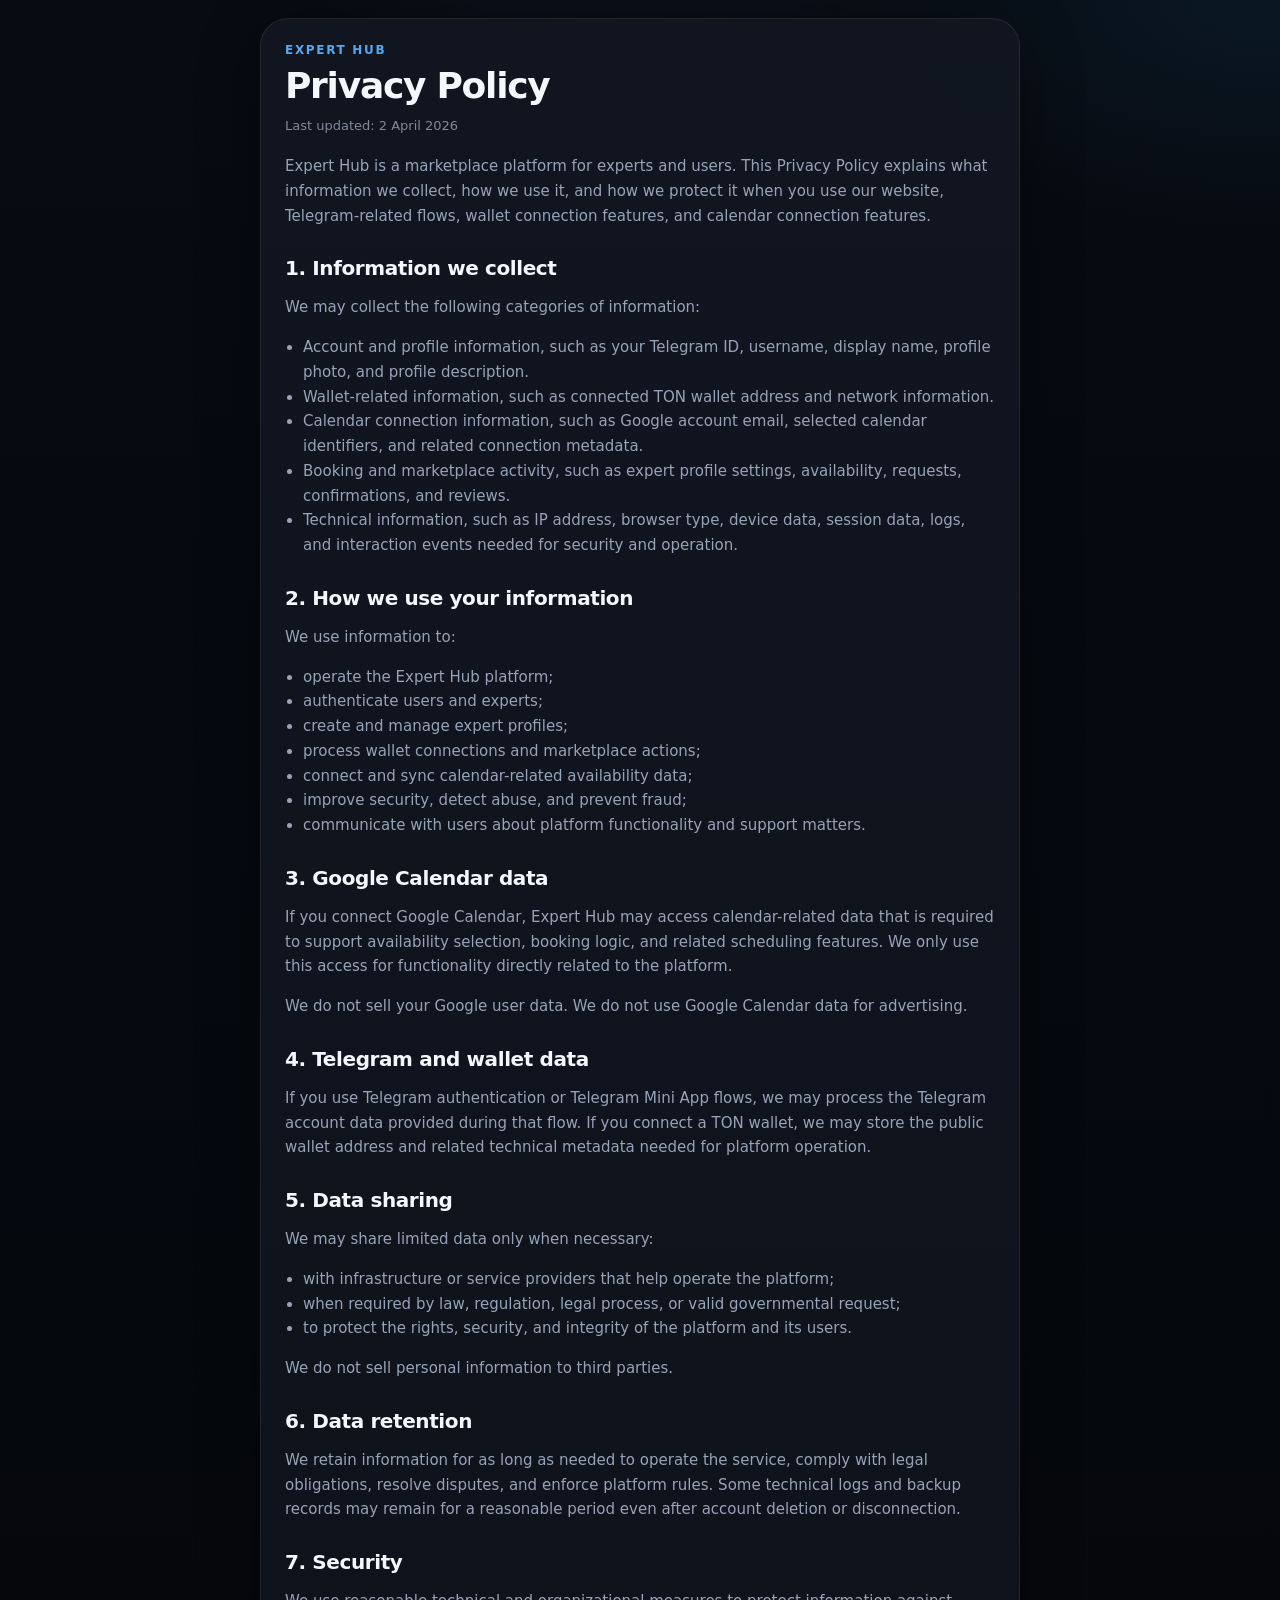
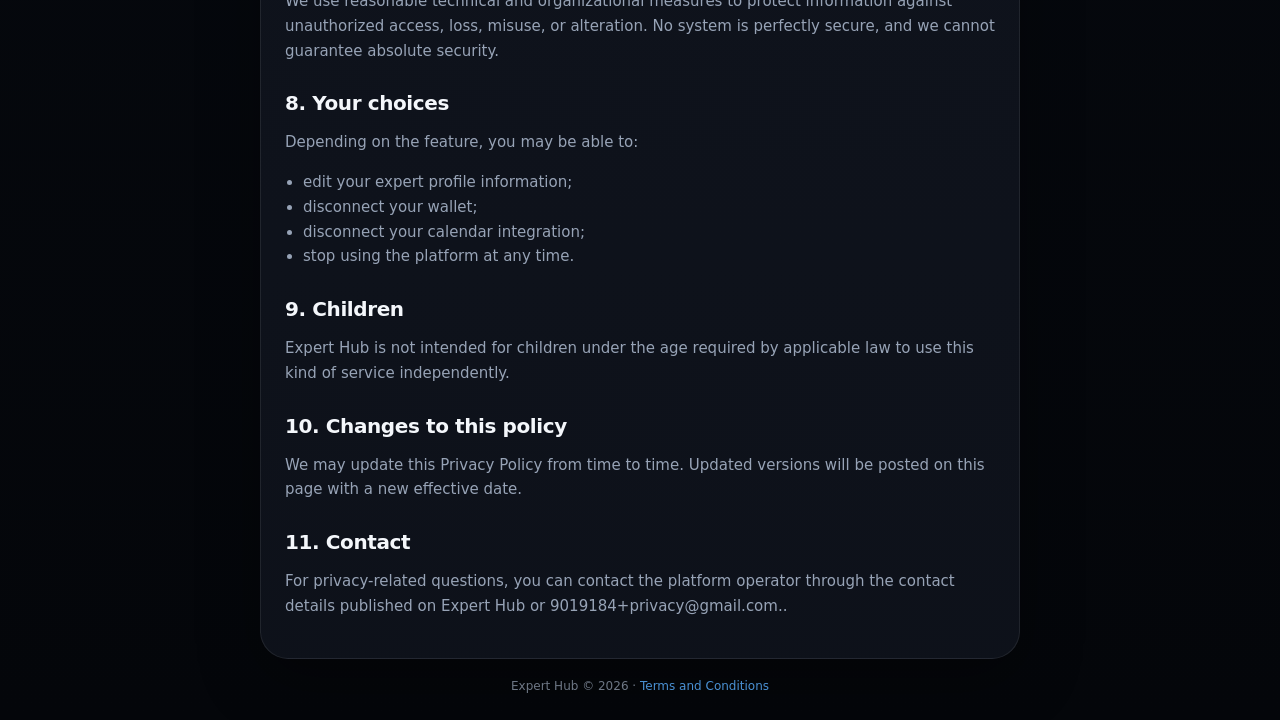
<file: public/privacy.html>
<!doctype html>
<html lang="en">
<head>
    <meta charset="utf-8"/>
    <meta name="viewport" content="width=device-width, initial-scale=1,  maximum-scale=1, user-scalable=no, viewport-fit=cover"/>
    <title>Privacy Policy — Expert Hub</title>

    <style>
        :root {
            --bg: #05070b;
            --bg-2: #0b0f16;
            --panel: rgba(18, 23, 34, 0.92);
            --panel-2: rgba(14, 18, 27, 0.96);
            --line: rgba(255, 255, 255, 0.08);
            --text: #f4f7fb;
            --muted: #97a3b6;
            --muted-2: #7f8a9a;
            --accent: #56a8f5;
            --shadow: 0 18px 60px rgba(0, 0, 0, 0.35);
            --radius-xl: 28px;
        }

        * { box-sizing: border-box; }

        html, body {
            margin: 0;
            min-height: 100%;
            background:
                    radial-gradient(1100px 520px at 50% -10%, rgba(86, 168, 245, 0.16), transparent 55%),
                    radial-gradient(900px 460px at 100% 0%, rgba(42, 171, 238, 0.08), transparent 50%),
                    linear-gradient(180deg, #070b12 0%, #04060a 100%);
            color: var(--text);
            font-family: Inter, system-ui, -apple-system, "Segoe UI", Roboto, sans-serif;
            -webkit-font-smoothing: antialiased;
            text-rendering: optimizeLegibility;
        }

        body {
            padding: max(18px, env(safe-area-inset-top)) 16px max(24px, env(safe-area-inset-bottom) + 10px);
        }

        .page {
            width: 100%;
            max-width: 760px;
            margin: 0 auto;
        }

        .panel {
            background: linear-gradient(180deg, var(--panel), var(--panel-2));
            border: 1px solid var(--line);
            border-radius: var(--radius-xl);
            box-shadow: var(--shadow);
            backdrop-filter: blur(12px);
            -webkit-backdrop-filter: blur(12px);
            padding: 24px;
        }

        .eyebrow {
            font-size: 12px;
            font-weight: 700;
            letter-spacing: 0.14em;
            text-transform: uppercase;
            color: var(--accent);
            margin-bottom: 10px;
        }

        h1 {
            margin: 0 0 10px;
            font-size: 36px;
            line-height: 1.05;
            letter-spacing: -0.035em;
            font-weight: 800;
        }

        h2 {
            margin: 28px 0 10px;
            font-size: 20px;
            line-height: 1.2;
            font-weight: 800;
            letter-spacing: -0.02em;
        }

        p, li {
            color: var(--muted);
            font-size: 15px;
            line-height: 1.65;
        }

        ul {
            margin: 10px 0 0 18px;
            padding: 0;
        }

        a {
            color: var(--accent);
            text-decoration: none;
        }

        a:hover {
            text-decoration: underline;
        }

        .top-note {
            margin: 0 0 18px;
            color: var(--muted-2);
            font-size: 13px;
        }

        .footer {
            margin-top: 18px;
            text-align: center;
            color: var(--muted-2);
            font-size: 12px;
            line-height: 1.6;
        }
    </style>
</head>
<body>
<div class="page">
    <div class="panel">
        <div class="eyebrow">Expert Hub</div>
        <h1>Privacy Policy</h1>
        <p class="top-note">Last updated: 2 April 2026</p>

        <p>
            Expert Hub is a marketplace platform for experts and users. This Privacy Policy explains what information
            we collect, how we use it, and how we protect it when you use our website, Telegram-related flows,
            wallet connection features, and calendar connection features.
        </p>

        <h2>1. Information we collect</h2>
        <p>We may collect the following categories of information:</p>
        <ul>
            <li>Account and profile information, such as your Telegram ID, username, display name, profile photo, and profile description.</li>
            <li>Wallet-related information, such as connected TON wallet address and network information.</li>
            <li>Calendar connection information, such as Google account email, selected calendar identifiers, and related connection metadata.</li>
            <li>Booking and marketplace activity, such as expert profile settings, availability, requests, confirmations, and reviews.</li>
            <li>Technical information, such as IP address, browser type, device data, session data, logs, and interaction events needed for security and operation.</li>
        </ul>

        <h2>2. How we use your information</h2>
        <p>We use information to:</p>
        <ul>
            <li>operate the Expert Hub platform;</li>
            <li>authenticate users and experts;</li>
            <li>create and manage expert profiles;</li>
            <li>process wallet connections and marketplace actions;</li>
            <li>connect and sync calendar-related availability data;</li>
            <li>improve security, detect abuse, and prevent fraud;</li>
            <li>communicate with users about platform functionality and support matters.</li>
        </ul>

        <h2>3. Google Calendar data</h2>
        <p>
            If you connect Google Calendar, Expert Hub may access calendar-related data that is required to support
            availability selection, booking logic, and related scheduling features. We only use this access for
            functionality directly related to the platform.
        </p>
        <p>
            We do not sell your Google user data. We do not use Google Calendar data for advertising.
        </p>

        <h2>4. Telegram and wallet data</h2>
        <p>
            If you use Telegram authentication or Telegram Mini App flows, we may process the Telegram account data
            provided during that flow. If you connect a TON wallet, we may store the public wallet address and
            related technical metadata needed for platform operation.
        </p>

        <h2>5. Data sharing</h2>
        <p>We may share limited data only when necessary:</p>
        <ul>
            <li>with infrastructure or service providers that help operate the platform;</li>
            <li>when required by law, regulation, legal process, or valid governmental request;</li>
            <li>to protect the rights, security, and integrity of the platform and its users.</li>
        </ul>
        <p>
            We do not sell personal information to third parties.
        </p>

        <h2>6. Data retention</h2>
        <p>
            We retain information for as long as needed to operate the service, comply with legal obligations,
            resolve disputes, and enforce platform rules. Some technical logs and backup records may remain for a
            reasonable period even after account deletion or disconnection.
        </p>

        <h2>7. Security</h2>
        <p>
            We use reasonable technical and organizational measures to protect information against unauthorized access,
            loss, misuse, or alteration. No system is perfectly secure, and we cannot guarantee absolute security.
        </p>

        <h2>8. Your choices</h2>
        <p>Depending on the feature, you may be able to:</p>
        <ul>
            <li>edit your expert profile information;</li>
            <li>disconnect your wallet;</li>
            <li>disconnect your calendar integration;</li>
            <li>stop using the platform at any time.</li>
        </ul>

        <h2>9. Children</h2>
        <p>
            Expert Hub is not intended for children under the age required by applicable law to use this kind of
            service independently.
        </p>

        <h2>10. Changes to this policy</h2>
        <p>
            We may update this Privacy Policy from time to time. Updated versions will be posted on this page with a
            new effective date.
        </p>

        <h2>11. Contact</h2>
        <p>
            For privacy-related questions, you can contact the platform operator through the contact details published
            on Expert Hub or 9019184+privacy@gmail.com..
        </p>
    </div>

    <div class="footer">
        Expert Hub © 2026 · <a href="/terms.html">Terms and Conditions</a>
    </div>
</div>
</body>
</html>
</file>
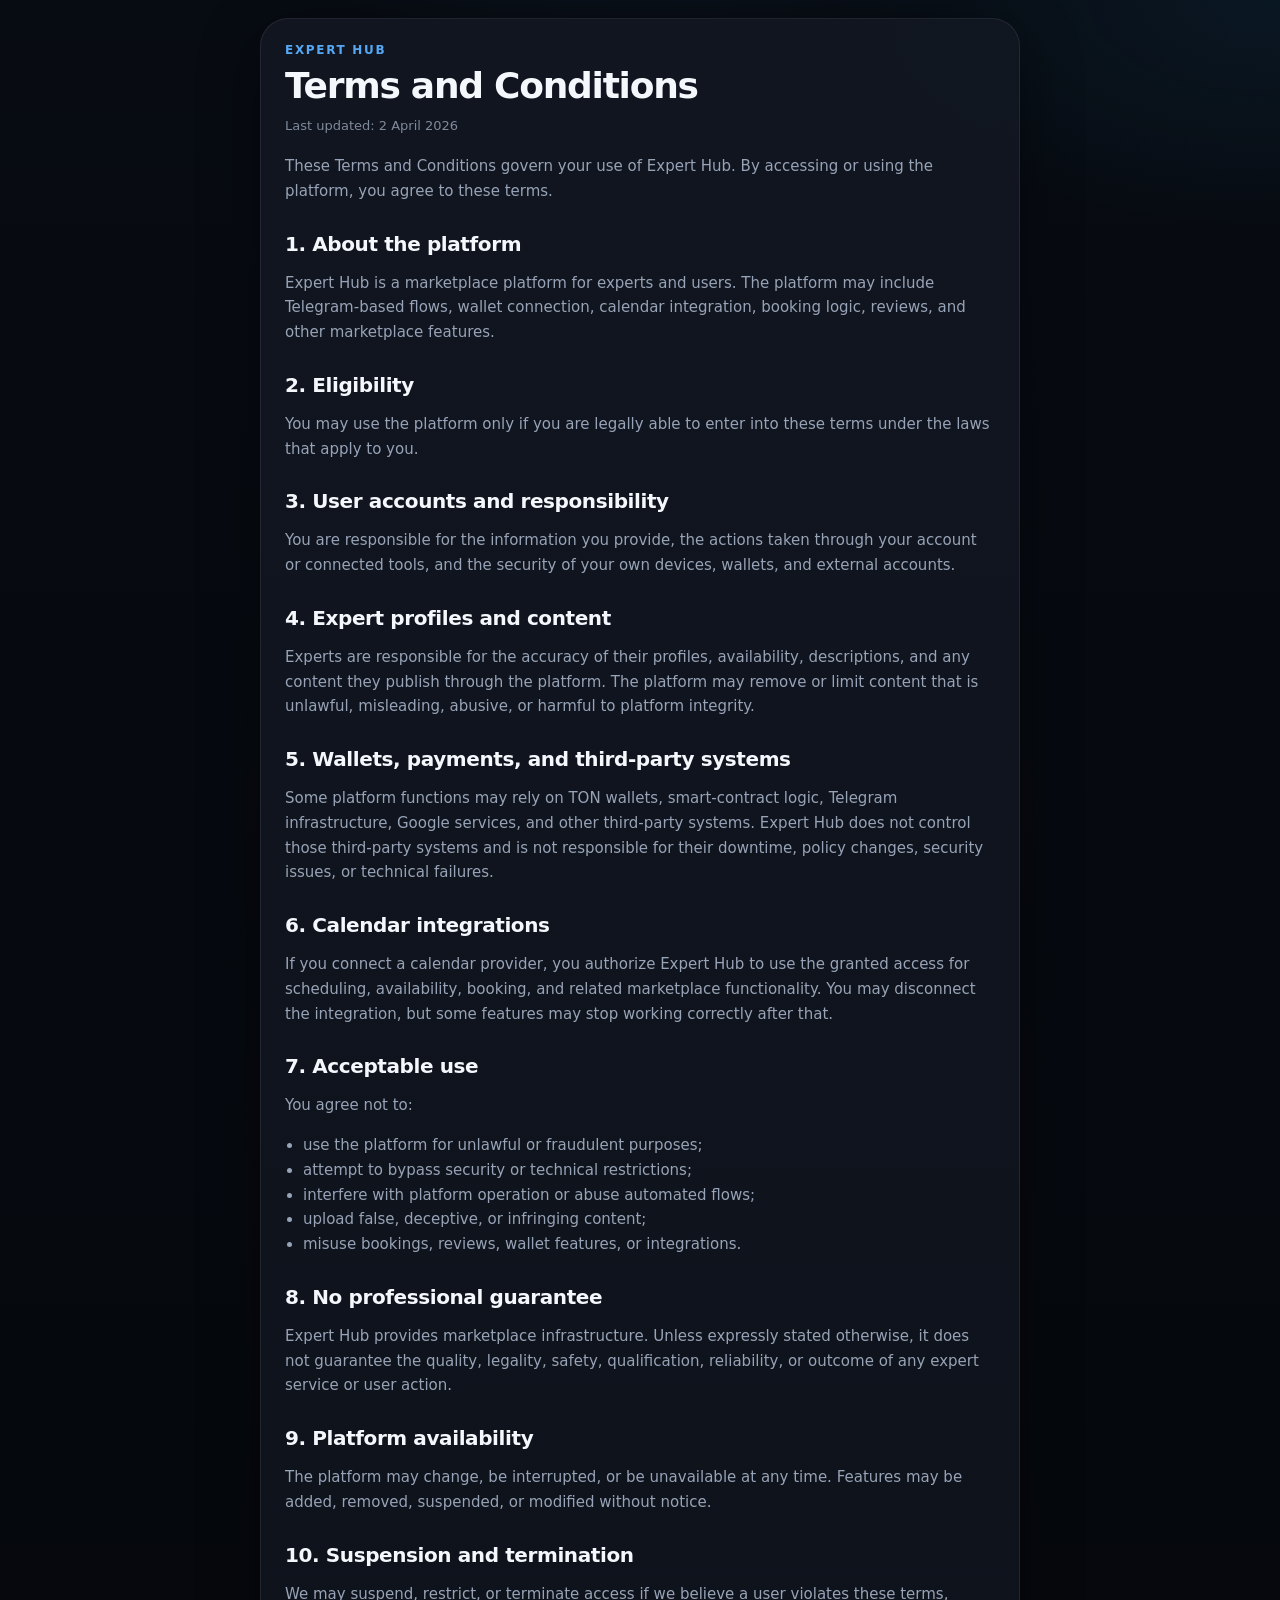
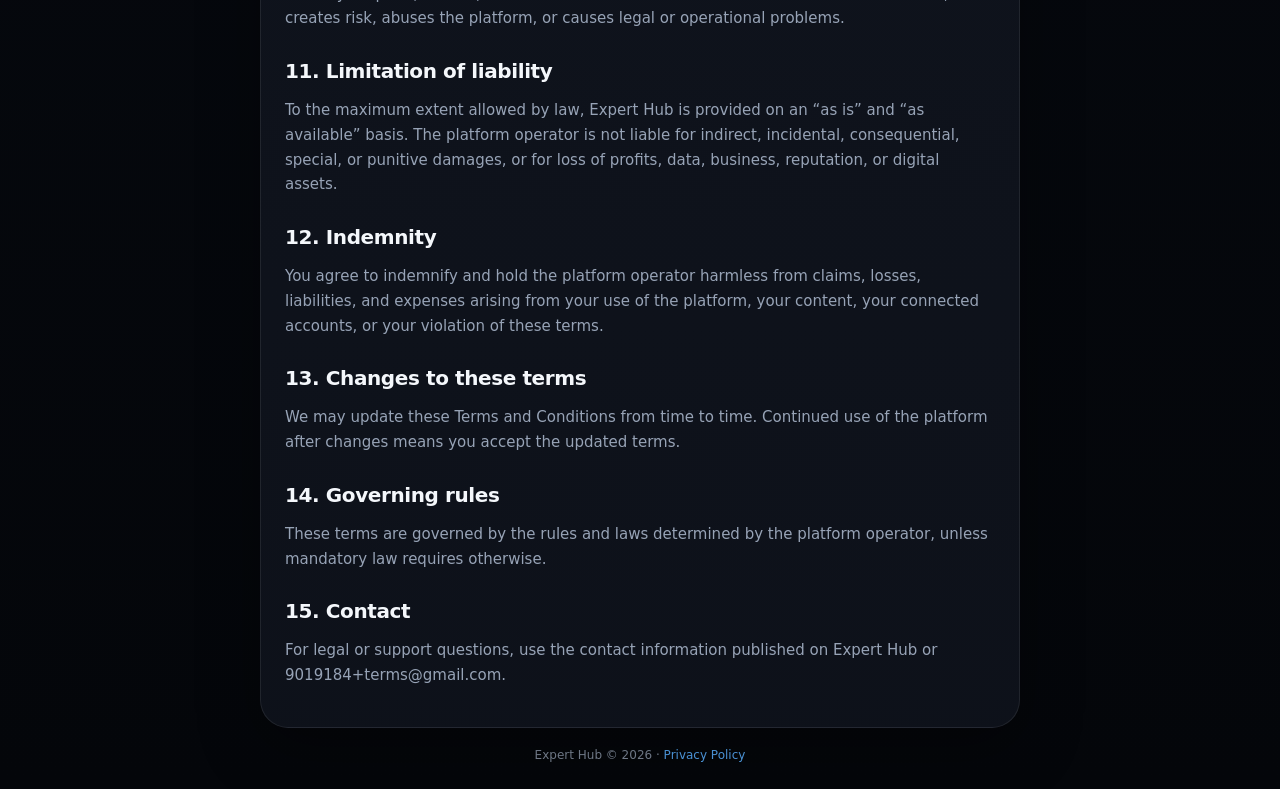
<file: public/terms.html>
<!doctype html>
<html lang="en">
<head>
    <meta charset="utf-8"/>
    <meta name="viewport" content="width=device-width, initial-scale=1,  maximum-scale=1, user-scalable=no, viewport-fit=cover"/>
    <title>Terms and Conditions — Expert Hub</title>

    <style>
        :root {
            --bg: #05070b;
            --bg-2: #0b0f16;
            --panel: rgba(18, 23, 34, 0.92);
            --panel-2: rgba(14, 18, 27, 0.96);
            --line: rgba(255, 255, 255, 0.08);
            --text: #f4f7fb;
            --muted: #97a3b6;
            --muted-2: #7f8a9a;
            --accent: #56a8f5;
            --shadow: 0 18px 60px rgba(0, 0, 0, 0.35);
            --radius-xl: 28px;
        }

        * { box-sizing: border-box; }

        html, body {
            margin: 0;
            min-height: 100%;
            background:
                    radial-gradient(1100px 520px at 50% -10%, rgba(86, 168, 245, 0.16), transparent 55%),
                    radial-gradient(900px 460px at 100% 0%, rgba(42, 171, 238, 0.08), transparent 50%),
                    linear-gradient(180deg, #070b12 0%, #04060a 100%);
            color: var(--text);
            font-family: Inter, system-ui, -apple-system, "Segoe UI", Roboto, sans-serif;
            -webkit-font-smoothing: antialiased;
            text-rendering: optimizeLegibility;
        }

        body {
            padding: max(18px, env(safe-area-inset-top)) 16px max(24px, env(safe-area-inset-bottom) + 10px);
        }

        .page {
            width: 100%;
            max-width: 760px;
            margin: 0 auto;
        }

        .panel {
            background: linear-gradient(180deg, var(--panel), var(--panel-2));
            border: 1px solid var(--line);
            border-radius: var(--radius-xl);
            box-shadow: var(--shadow);
            backdrop-filter: blur(12px);
            -webkit-backdrop-filter: blur(12px);
            padding: 24px;
        }

        .eyebrow {
            font-size: 12px;
            font-weight: 700;
            letter-spacing: 0.14em;
            text-transform: uppercase;
            color: var(--accent);
            margin-bottom: 10px;
        }

        h1 {
            margin: 0 0 10px;
            font-size: 36px;
            line-height: 1.05;
            letter-spacing: -0.035em;
            font-weight: 800;
        }

        h2 {
            margin: 28px 0 10px;
            font-size: 20px;
            line-height: 1.2;
            font-weight: 800;
            letter-spacing: -0.02em;
        }

        p, li {
            color: var(--muted);
            font-size: 15px;
            line-height: 1.65;
        }

        ul {
            margin: 10px 0 0 18px;
            padding: 0;
        }

        a {
            color: var(--accent);
            text-decoration: none;
        }

        a:hover {
            text-decoration: underline;
        }

        .top-note {
            margin: 0 0 18px;
            color: var(--muted-2);
            font-size: 13px;
        }

        .footer {
            margin-top: 18px;
            text-align: center;
            color: var(--muted-2);
            font-size: 12px;
            line-height: 1.6;
        }
    </style>
</head>
<body>
<div class="page">
    <div class="panel">
        <div class="eyebrow">Expert Hub</div>
        <h1>Terms and Conditions</h1>
        <p class="top-note">Last updated: 2 April 2026</p>

        <p>
            These Terms and Conditions govern your use of Expert Hub. By accessing or using the platform, you agree
            to these terms.
        </p>

        <h2>1. About the platform</h2>
        <p>
            Expert Hub is a marketplace platform for experts and users. The platform may include Telegram-based flows,
            wallet connection, calendar integration, booking logic, reviews, and other marketplace features.
        </p>

        <h2>2. Eligibility</h2>
        <p>
            You may use the platform only if you are legally able to enter into these terms under the laws that apply
            to you.
        </p>

        <h2>3. User accounts and responsibility</h2>
        <p>
            You are responsible for the information you provide, the actions taken through your account or connected
            tools, and the security of your own devices, wallets, and external accounts.
        </p>

        <h2>4. Expert profiles and content</h2>
        <p>
            Experts are responsible for the accuracy of their profiles, availability, descriptions, and any content
            they publish through the platform. The platform may remove or limit content that is unlawful, misleading,
            abusive, or harmful to platform integrity.
        </p>

        <h2>5. Wallets, payments, and third-party systems</h2>
        <p>
            Some platform functions may rely on TON wallets, smart-contract logic, Telegram infrastructure, Google
            services, and other third-party systems. Expert Hub does not control those third-party systems and is not
            responsible for their downtime, policy changes, security issues, or technical failures.
        </p>

        <h2>6. Calendar integrations</h2>
        <p>
            If you connect a calendar provider, you authorize Expert Hub to use the granted access for scheduling,
            availability, booking, and related marketplace functionality. You may disconnect the integration, but some
            features may stop working correctly after that.
        </p>

        <h2>7. Acceptable use</h2>
        <p>You agree not to:</p>
        <ul>
            <li>use the platform for unlawful or fraudulent purposes;</li>
            <li>attempt to bypass security or technical restrictions;</li>
            <li>interfere with platform operation or abuse automated flows;</li>
            <li>upload false, deceptive, or infringing content;</li>
            <li>misuse bookings, reviews, wallet features, or integrations.</li>
        </ul>

        <h2>8. No professional guarantee</h2>
        <p>
            Expert Hub provides marketplace infrastructure. Unless expressly stated otherwise, it does not guarantee
            the quality, legality, safety, qualification, reliability, or outcome of any expert service or user action.
        </p>

        <h2>9. Platform availability</h2>
        <p>
            The platform may change, be interrupted, or be unavailable at any time. Features may be added, removed,
            suspended, or modified without notice.
        </p>

        <h2>10. Suspension and termination</h2>
        <p>
            We may suspend, restrict, or terminate access if we believe a user violates these terms, creates risk,
            abuses the platform, or causes legal or operational problems.
        </p>

        <h2>11. Limitation of liability</h2>
        <p>
            To the maximum extent allowed by law, Expert Hub is provided on an “as is” and “as available” basis.
            The platform operator is not liable for indirect, incidental, consequential, special, or punitive damages,
            or for loss of profits, data, business, reputation, or digital assets.
        </p>

        <h2>12. Indemnity</h2>
        <p>
            You agree to indemnify and hold the platform operator harmless from claims, losses, liabilities, and
            expenses arising from your use of the platform, your content, your connected accounts, or your violation
            of these terms.
        </p>

        <h2>13. Changes to these terms</h2>
        <p>
            We may update these Terms and Conditions from time to time. Continued use of the platform after changes
            means you accept the updated terms.
        </p>

        <h2>14. Governing rules</h2>
        <p>
            These terms are governed by the rules and laws determined by the platform operator, unless mandatory law
            requires otherwise.
        </p>

        <h2>15. Contact</h2>
        <p>
            For legal or support questions, use the contact information published on Expert Hub or 9019184+terms@gmail.com.
        </p>
    </div>

    <div class="footer">
        Expert Hub © 2026 · <a href="/privacy.html">Privacy Policy</a>
    </div>
</div>
</body>
</html>
</file>
